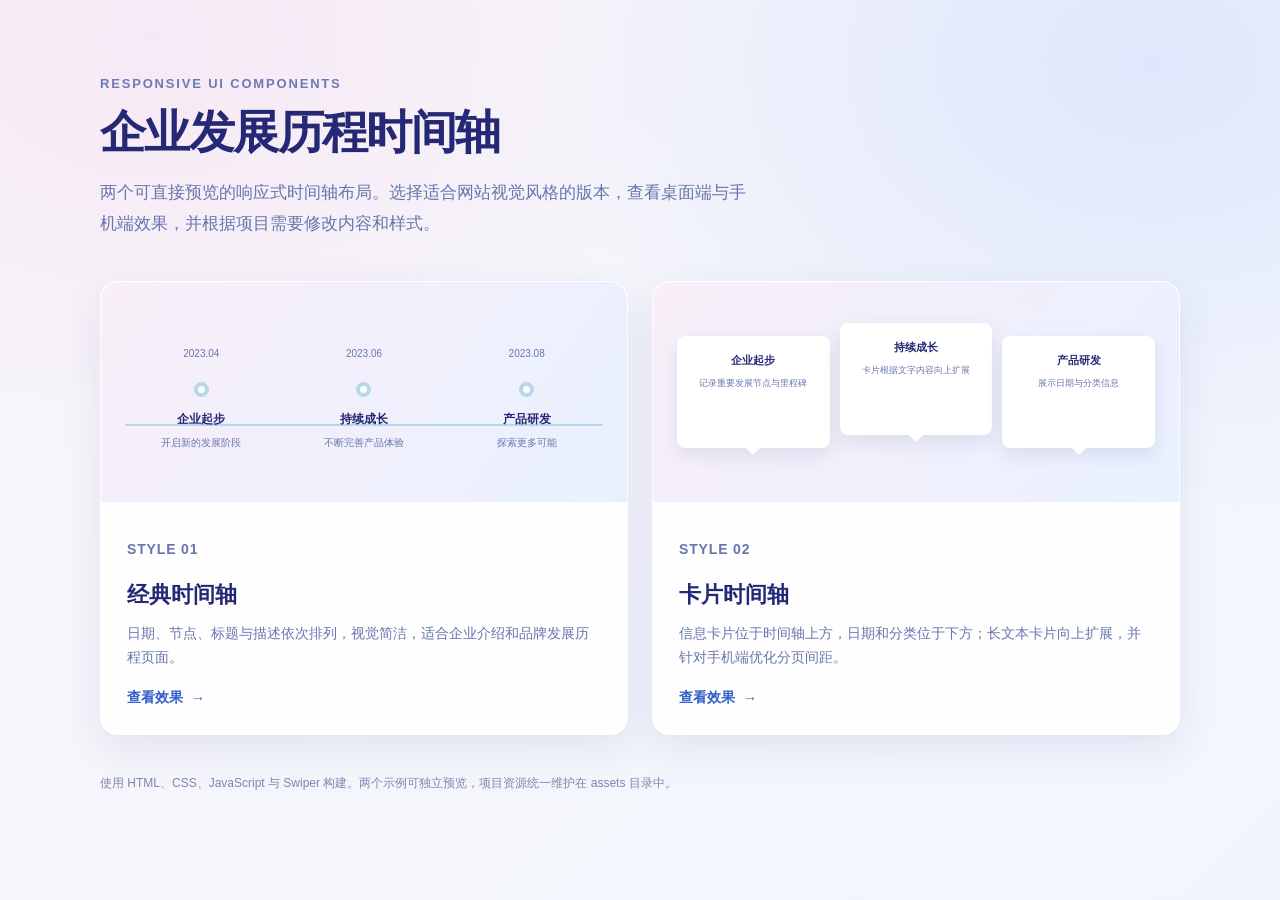
<file: index.html>
<!doctype html>
<html lang="zh-CN">
<head>
  <meta charset="utf-8">
  <meta name="viewport" content="width=device-width, initial-scale=1">
  <meta name="description" content="企业发展历程时间轴组件展示库，包含经典时间轴和卡片时间轴两种响应式布局。">
  <title>企业发展历程时间轴 | 组件展示</title>
  <style>
    :root { color-scheme: light; --ink: #252875; --muted: #6876ad; --line: #b9d7eb; --surface: rgba(255,255,255,.88); --shadow: 0 14px 40px rgba(37,40,117,.09); }
    * { box-sizing: border-box; }
    body { margin: 0; min-height: 100vh; font-family: Inter,-apple-system,BlinkMacSystemFont,"Segoe UI","Microsoft YaHei","PingFang SC",Arial,sans-serif; color: var(--ink); background: radial-gradient(ellipse at 12% 4%,rgba(246,231,244,.9),transparent 35%),radial-gradient(ellipse at 90% 7%,rgba(222,230,252,.95),transparent 38%),linear-gradient(135deg,#f8f5fa,#f1f6fd); }
    .page { width: min(1080px,calc(100% - 40px)); margin: 0 auto; padding: 76px 0 64px; }
    .eyebrow { margin: 0 0 14px; color: #6c7bb5; font-size: 13px; font-weight: 700; letter-spacing: .14em; text-transform: uppercase; }
    h1 { margin: 0; font-size: clamp(30px,5vw,46px); line-height: 1.2; letter-spacing: -.035em; }
    .intro { max-width: 660px; margin: 18px 0 0; color: #6876ad; font-size: 17px; line-height: 1.8; }
    .demo-grid { display: grid; grid-template-columns: repeat(2,minmax(0,1fr)); gap: 24px; margin-top: 42px; }
    .demo-card { display: flex; flex-direction: column; min-width: 0; overflow: hidden; border: 1px solid rgba(255,255,255,.9); border-radius: 18px; background: var(--surface); box-shadow: var(--shadow); text-decoration: none; color: inherit; transition: transform .2s ease,box-shadow .2s ease; }
    .demo-card:hover { transform: translateY(-4px); box-shadow: 0 20px 48px rgba(37,40,117,.13); }
    .demo-card:focus-visible { outline: 3px solid #4385ff; outline-offset: 4px; }
    .preview { display: flex; align-items: center; justify-content: center; height: 220px; padding: 24px; overflow: hidden; background: linear-gradient(125deg,rgba(247,235,246,.8),rgba(229,238,255,.85)); }
    .mini-timeline { position: relative; width: 100%; display: grid; grid-template-columns: repeat(3,1fr); gap: 10px; padding-top: 14px; }
    .mini-timeline::before { content: ""; position: absolute; top: 90px; left: 0; right: 0; height: 2px; background: var(--line); }
    .mini-item { position: relative; text-align: center; }
    .mini-item .date { height: 34px; color: #6876ad; font-size: 10px; }
    .mini-item .node { position: relative; z-index: 1; width: 15px; height: 15px; margin: 0 auto 14px; border: 4px solid var(--line); border-radius: 50%; background: #fff; }
    .mini-item .heading { color: var(--ink); font-size: 12px; font-weight: 700; }
    .mini-item .copy { margin-top: 7px; color: #6876ad; font-size: 10px; line-height: 1.5; }
    .mini-cards { width: 100%; display: grid; grid-template-columns: repeat(3,minmax(0,1fr)); gap: 10px; align-items: start; }
    .mini-card { position: relative; min-height: 112px; padding: 16px 8px 12px; border-radius: 8px; background: #fff; box-shadow: 0 7px 18px rgba(44,54,110,.1); text-align: center; }
    .mini-card:nth-child(2) { margin-top: -13px; }
    .mini-card strong { display: block; font-size: 11px; line-height: 1.5; }
    .mini-card span { display: block; margin-top: 8px; color: #6876ad; font-size: 9px; line-height: 1.5; }
    .mini-card::after { content: ""; position: absolute; left: 50%; bottom: -7px; transform: translateX(-50%); border-top: 8px solid #fff; border-left: 8px solid transparent; border-right: 8px solid transparent; }
    .card-body { padding: 25px 26px 27px; }
    .card-kicker { margin: 0 0 8px; color: #6c7bb5; font-size: 12px; font-weight: 700; letter-spacing: .06em; }
    .card-body h2 { margin: 0; font-size: 22px; line-height: 1.4; }
    .card-body p { margin: 10px 0 18px; color: #6876ad; font-size: 14px; line-height: 1.75; }
    .card-link { display: inline-flex; align-items: center; gap: 8px; color: #315fc9; font-size: 14px; font-weight: 700; }
    .card-link span { transition: transform .2s ease; }
    .demo-card:hover .card-link span { transform: translateX(4px); }
    footer { margin-top: 38px; color: #7b86ae; font-size: 12px; line-height: 1.7; }
    @media (max-width:680px) { .page { width: min(calc(100% - 28px),480px); padding-top: 46px; } .demo-grid { grid-template-columns: 1fr; gap: 18px; margin-top: 30px; } .preview { height: 190px; padding: 22px 16px; } .card-body { padding: 22px; } .intro { font-size: 15px; } }
    @media (prefers-reduced-motion:reduce) { *,*::before,*::after { transition-duration: .01ms !important; } }
  </style>
</head>
<body>
  <main class="page">
    <header>
      <p class="eyebrow">Responsive UI Components</p>
      <h1>企业发展历程时间轴</h1>
      <p class="intro">两个可直接预览的响应式时间轴布局。选择适合网站视觉风格的版本，查看桌面端与手机端效果，并根据项目需要修改内容和样式。</p>
    </header>
    <section class="demo-grid" aria-label="时间轴效果预览">
      <a class="demo-card" href="demos/timeline/" aria-label="预览经典时间轴">
        <div class="preview" aria-hidden="true">
          <div class="mini-timeline">
            <div class="mini-item"><div class="date">2023.04</div><div class="node"></div><div class="heading">企业起步</div><div class="copy">开启新的发展阶段</div></div>
            <div class="mini-item"><div class="date">2023.06</div><div class="node"></div><div class="heading">持续成长</div><div class="copy">不断完善产品体验</div></div>
            <div class="mini-item"><div class="date">2023.08</div><div class="node"></div><div class="heading">产品研发</div><div class="copy">探索更多可能</div></div>
          </div>
        </div>
        <div class="card-body"><p class="card-kicker">STYLE 01</p><h2>经典时间轴</h2><p>日期、节点、标题与描述依次排列，视觉简洁，适合企业介绍和品牌发展历程页面。</p><span class="card-link">查看效果 <span aria-hidden="true">→</span></span></div>
      </a>
      <a class="demo-card" href="demos/cards/" aria-label="预览卡片时间轴">
        <div class="preview" aria-hidden="true">
          <div class="mini-cards">
            <div class="mini-card"><strong>企业起步</strong><span>记录重要发展节点与里程碑</span></div>
            <div class="mini-card"><strong>持续成长</strong><span>卡片根据文字内容向上扩展</span></div>
            <div class="mini-card"><strong>产品研发</strong><span>展示日期与分类信息</span></div>
          </div>
        </div>
        <div class="card-body"><p class="card-kicker">STYLE 02</p><h2>卡片时间轴</h2><p>信息卡片位于时间轴上方，日期和分类位于下方；长文本卡片向上扩展，并针对手机端优化分页间距。</p><span class="card-link">查看效果 <span aria-hidden="true">→</span></span></div>
      </a>
    </section>
    <footer>使用 HTML、CSS、JavaScript 与 Swiper 构建。两个示例可独立预览，项目资源统一维护在 assets 目录中。</footer>
  </main>
</body>
</html>
</file>
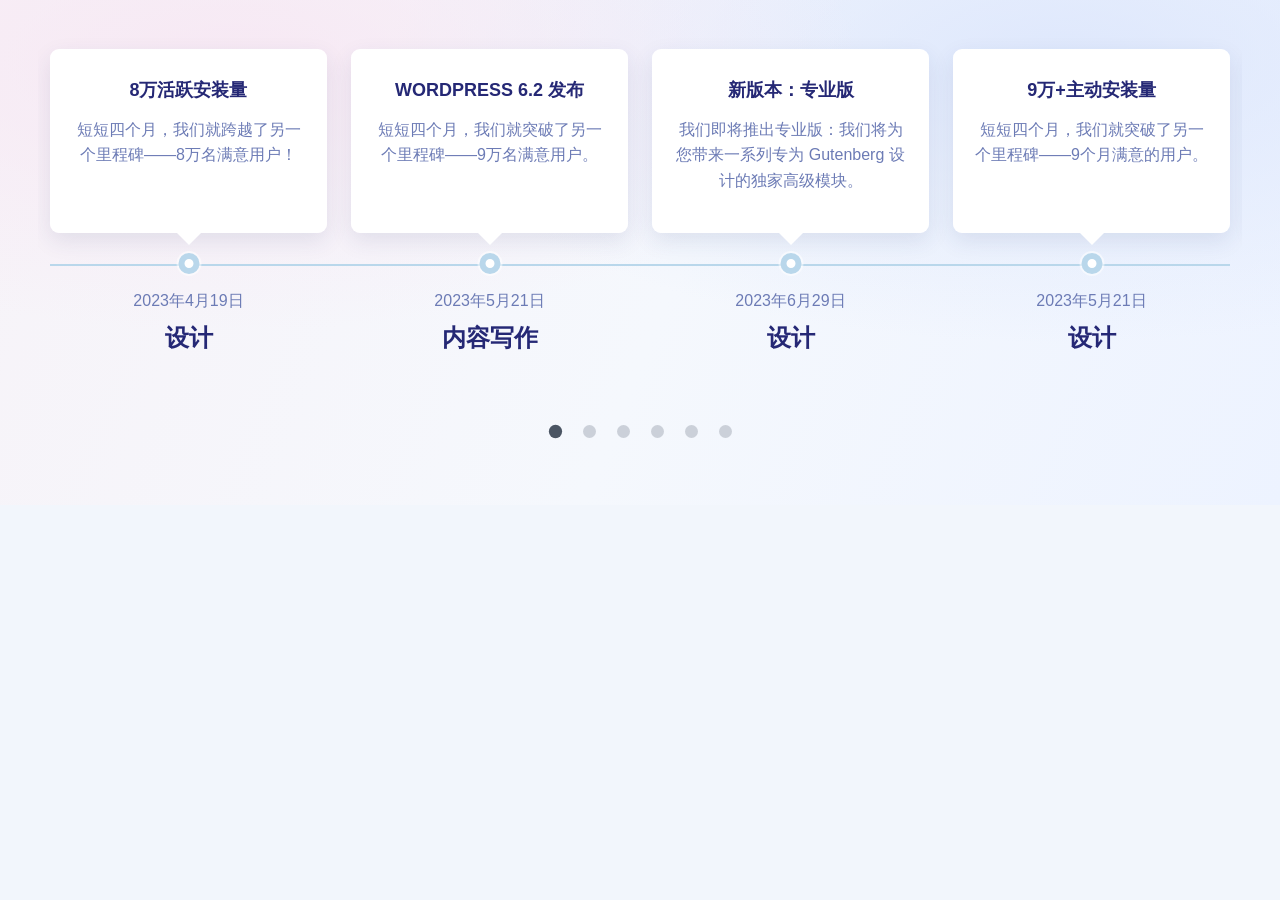
<file: demos/cards/index.html>
<!doctype html>
<html lang="zh-CN">
<head>
  <meta charset="utf-8">
  <meta name="viewport" content="width=device-width, initial-scale=1">
  <meta name="description" content="响应式企业发展历程卡片时间轴示例">
  <title>卡片时间轴 | 企业发展历程</title>
  <link rel="stylesheet" href="../../assets/css/swiper-bundle.min.css">
  <link rel="stylesheet" href="../../assets/css/history-cards.css">
</head>
<body>
  <main>
    <section class="history-section" aria-label="企业发展历程">
      <div class="history-shell">
        <div class="swiper history-swiper" aria-label="企业发展历程轮播">
          <div class="swiper-wrapper" id="history-list"></div>
        </div>
        <div class="history-pagination" aria-label="选择发展历程"></div>
      </div>
    </section>
  </main>
  <script src="../../assets/js/swiper-bundle.min.js"></script>
  <script src="../../assets/js/history-cards.js"></script>
</body>
</html>
</file>
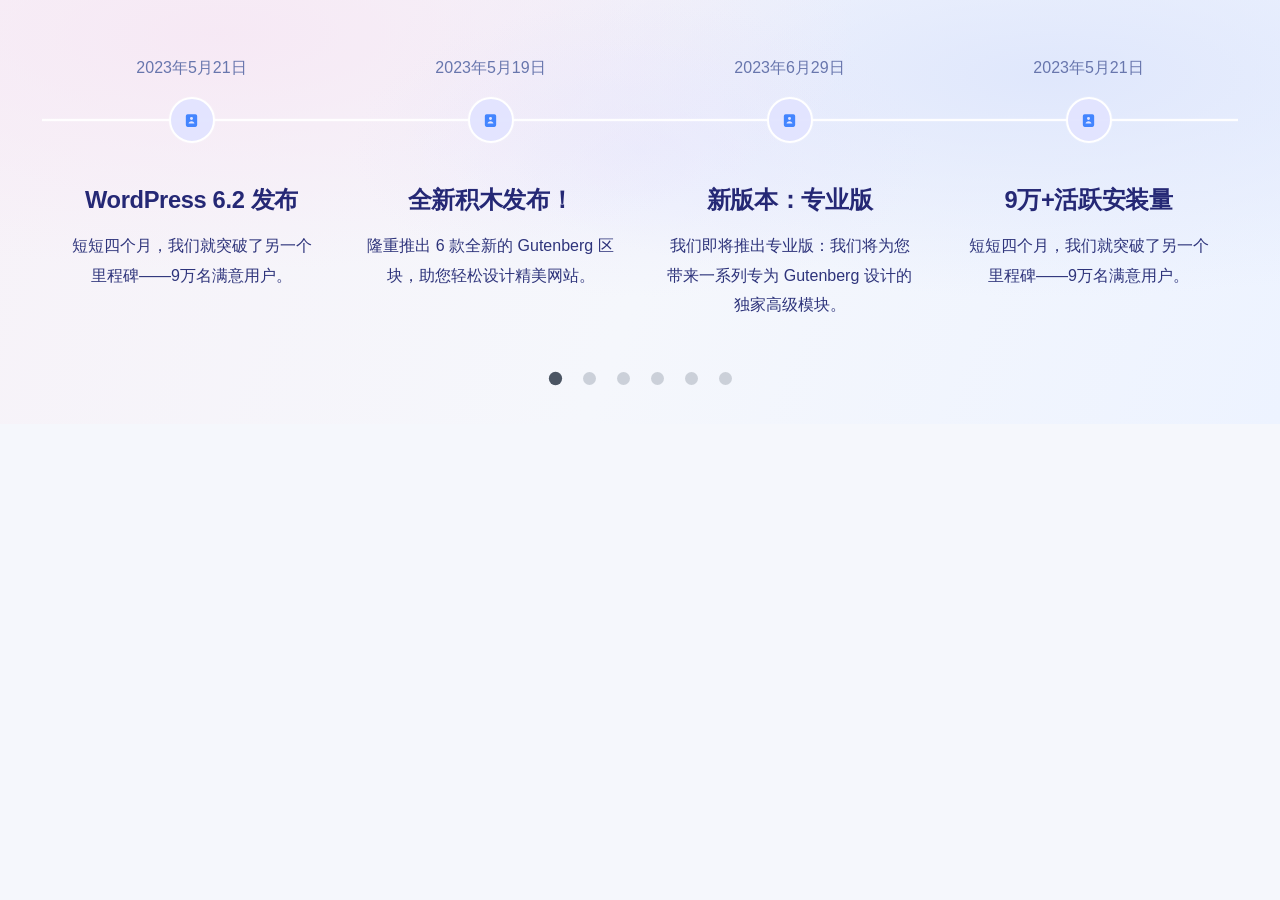
<file: demos/timeline/index.html>
<!doctype html>
<html lang="zh-CN">
<head>
  <meta charset="utf-8">
  <meta name="viewport" content="width=device-width, initial-scale=1">
  <meta name="description" content="经典响应式企业发展历程时间轴示例">
  <title>经典时间轴 | 企业发展历程</title>
  <link rel="stylesheet" href="../../assets/css/swiper-bundle.min.css">
  <link rel="stylesheet" href="../../assets/css/history-timeline.css">
</head>
<body>
  <main>
    <section class="history-section" aria-label="企业发展历程">
      <div class="history-wrap">
        <div class="swiper history-swiper" aria-label="企业发展历程轮播">
          <div class="swiper-wrapper" id="history-list">
            <!-- History items are generated from the data below. -->
          </div>
        </div>
        <div class="history-pagination" aria-label="选择发展历程"></div>
      </div>
    </section>
  </main>
  <script src="../../assets/js/swiper-bundle.min.js"></script>
  <script src="../../assets/js/history-timeline.js"></script>
</body>
</html>
</file>
<file: assets/css/history-cards.css>
:root {
  --history-ink: #252875;
  --history-body: #6c7bb5;
  --history-line: #b9d7eb;
  --history-dot: #cbd0d9;
  --history-dot-active: #4b5563;
  --history-card-shadow: 0 8px 22px rgba(44, 54, 110, .10);
}
* { box-sizing: border-box; }
html, body { margin: 0; min-height: 100%; }
body {
  font-family: Inter, -apple-system, BlinkMacSystemFont, "Segoe UI",
    "Microsoft YaHei", "PingFang SC", Arial, sans-serif;
  color: var(--history-ink);
  background: #f2f6fc;
}
.history-section {
  position: relative;
  isolation: isolate;
  overflow: hidden;
  min-height: 505px;
  padding: 50px 38px 30px;
  background:
    radial-gradient(ellipse at 18% 12%, rgba(247, 229, 242, .78), transparent 43%),
    radial-gradient(ellipse at 83% 12%, rgba(220, 230, 252, .9), transparent 45%),
    linear-gradient(112deg, #f7f3f8 0%, #f5f8fd 53%, #edf3ff 100%);
}
.history-shell {
  width: min(100%, 1280px);
  margin-inline: auto;
  overflow-x: clip;
  overflow-y: visible;
}
.history-swiper {
  position: relative;
  overflow: visible;
  padding: 0 0 4px;
}
.history-swiper::before {
  content: "";
  position: absolute;
  z-index: 0;
  top: 214px;
  left: 1%;
  right: 1%;
  height: 2px;
  background: var(--history-line);
  pointer-events: none;
}
.history-swiper .swiper-wrapper { align-items: stretch; }
.history-item {
  position: relative;
  z-index: 1;
  width: 25%;
  height: 330px;
  min-width: 0;
  padding: 0 12px;
  text-align: center;
}
.history-card {
  position: absolute;
  left: 12px;
  right: 12px;
  bottom: calc(100% - 183px);
  min-height: 184px;
  padding: 28px 22px 24px;
  border-radius: 9px;
  background: rgba(255, 255, 255, .98);
  box-shadow: var(--history-card-shadow);
}
.history-card::after {
  content: "";
  position: absolute;
  left: 50%;
  bottom: -12px;
  width: 0;
  height: 0;
  transform: translateX(-50%);
  border-left: 12px solid transparent;
  border-right: 12px solid transparent;
  border-top: 12px solid #fff;
}
.history-card h3 {
  margin: 0 0 14px;
  color: var(--history-ink);
  font-size: 18px;
  font-weight: 700;
  line-height: 1.45;
}
.history-card p {
  margin: 0;
  color: var(--history-body);
  font-size: 16px;
  line-height: 1.58;
  overflow-wrap: anywhere;
}
.history-marker {
  position: absolute;
  z-index: 2;
  top: 203px;
  left: 50%;
  display: grid;
  place-items: center;
  width: 21px;
  height: 21px;
  transform: translateX(-50%);
  border: 6px solid var(--history-line);
  border-radius: 50%;
  background: #fff;
  box-shadow: 0 0 0 2px rgba(255,255,255,.5);
}
.history-date {
  position: absolute;
  top: 239px;
  left: 4px;
  right: 4px;
  display: block;
  margin: 0;
  color: var(--history-body);
  font-size: 16px;
  line-height: 1.5;
  white-space: nowrap;
}
.history-category {
  position: absolute;
  top: 272px;
  left: 4px;
  right: 4px;
  margin: 0;
  color: var(--history-ink);
  font-size: 24px;
  font-weight: 600;
  line-height: 1.35;
}
.history-pagination {
  position: relative;
  display: flex;
  align-items: center;
  justify-content: center;
  gap: 21px;
  min-height: 14px;
  margin-top: 48px;
}
.history-pagination .swiper-pagination-bullet {
  width: 13px;
  height: 13px;
  margin: 0 !important;
  opacity: 1;
  background: var(--history-dot);
  cursor: pointer;
  transition: background-color .2s ease, transform .2s ease;
}
.history-pagination .swiper-pagination-bullet-active {
  background: var(--history-dot-active);
  transform: scale(1.02);
}
.history-pagination button:focus-visible {
  outline: 2px solid #4385ff;
  outline-offset: 4px;
}
@media (min-width: 768px) {
  .history-item { width: 25%; }
}
@media (max-width: 767px) {
  .history-section {
    min-height: 505px;
    padding: 29px 34px 27px;
  }
  .history-swiper::before {
    top: 188px;
    left: 0;
    right: 0;
  }
  .history-item {
    width: 100%;
    height: 290px;
    padding: 0;
  }
  .history-card {
    left: 0;
    right: 0;
    bottom: calc(100% - 157px);
    min-height: 158px;
    padding: 27px 22px 23px;
  }
  .history-card h3 {
    margin-bottom: 14px;
    font-size: 18px;
  }
  .history-card p {
    font-size: 16px;
    line-height: 1.65;
  }
  .history-marker { top: 177px; }
  .history-date {
    top: 213px;
    font-size: 16px;
  }
  .history-category {
    top: 246px;
    font-size: 24px;
  }
  .history-pagination { margin-top: 24px; }
}
@media (max-width: 360px) {
  .history-section { padding-right: 24px; padding-left: 24px; }
  .history-card { padding-right: 16px; padding-left: 16px; }
}
@media (prefers-reduced-motion: reduce) {
  *, *::before, *::after {
    transition-duration: .01ms !important;
    animation-duration: .01ms !important;
    animation-iteration-count: 1 !important;
  }
}
</file>
<file: assets/css/history-timeline.css>
:root {
      --timeline-ink: #252875;
      --timeline-muted: #6876ad;
      --timeline-blue: #4385ff;
      --timeline-line: rgba(255, 255, 255, .96);
      --timeline-dot: #cbd0d9;
      --timeline-dot-active: #4b5563;
      --timeline-card-gap: 24px;
    }

    * { box-sizing: border-box; }

    body {
      margin: 0;
      font-family: Inter, -apple-system, BlinkMacSystemFont, "Segoe UI",
        "Microsoft YaHei", "PingFang SC", Arial, sans-serif;
      color: var(--timeline-ink);
      background: #f5f7fc;
    }

    .history-section {
      position: relative;
      isolation: isolate;
      overflow: hidden;
      min-height: 418px;
      padding: 56px 42px 30px;
      background:
        radial-gradient(ellipse at 17% 8%, rgba(246, 231, 244, .86), transparent 43%),
        radial-gradient(ellipse at 82% 18%, rgba(222, 230, 252, .92), transparent 45%),
        linear-gradient(112deg, #f7f2f8 0%, #f5f7fc 52%, #edf3ff 100%);
    }

    .history-section::before {
      content: "";
      position: absolute;
      z-index: -1;
      width: 580px;
      height: 300px;
      left: 50%;
      top: 0;
      transform: translateX(-50%);
      background: radial-gradient(ellipse, rgba(226, 224, 255, .34), transparent 70%);
      pointer-events: none;
    }

    .history-wrap {
      width: min(100%, 1320px);
      margin-inline: auto;
    }

    .history-swiper {
      position: relative;
      /* 隐藏循环轮播中超出可视区域的相邻滑块 */
      overflow: hidden;
      padding-top: 0;
    }

    /* Continuous timeline line behind every marker */
    .history-swiper::before {
      content: "";
      position: absolute;
      z-index: 0;
      top: 63px;
      left: 0;
      right: 0;
      height: 2px;
      background: var(--timeline-line);
      box-shadow: 0 0 0 1px rgba(255,255,255,.14);
      pointer-events: none;
    }

    .history-swiper .swiper-wrapper {
      align-items: stretch;
    }

    .history-item {
      position: relative;
      z-index: 1;
      min-width: 0;
      height: auto;
      padding: 0 var(--timeline-card-gap) 2px;
      text-align: center;
    }

    .history-date {
      display: block;
      min-height: 24px;
      margin: 0 0 17px;
      color: var(--timeline-muted);
      font-size: 16px;
      font-weight: 500;
      line-height: 1.5;
      white-space: nowrap;
    }

    .history-marker {
      position: relative;
      z-index: 2;
      display: grid;
      place-items: center;
      width: 46px;
      height: 46px;
      margin: 0 auto 42px;
      border: 2px solid #fff;
      border-radius: 50%;
      background: rgba(226, 228, 255, .94);
      box-shadow: 0 0 0 1px rgba(255,255,255,.15);
    }

    .history-marker svg {
      display: block;
      width: 17px;
      height: 17px;
      fill: var(--timeline-blue);
    }

    .history-content h3 {
      margin: 0 0 14px;
      color: var(--timeline-ink);
      font-size: clamp(19px, 1.85vw, 25px);
      font-weight: 700;
      line-height: 1.35;
      letter-spacing: -.015em;
    }

    .history-content p {
      max-width: 300px;
      margin: 0 auto;
      color: #2e347b;
      font-size: 16px;
      line-height: 1.85;
      overflow-wrap: anywhere;
    }

    .history-pagination {
      position: relative;
      display: flex;
      justify-content: center;
      align-items: center;
      gap: 21px;
      margin-top: 58px;
      min-height: 14px;
    }

    .history-pagination .swiper-pagination-bullet {
      width: 13px;
      height: 13px;
      margin: 0 !important;
      opacity: 1;
      background: var(--timeline-dot);
      transition: background-color .2s ease, transform .2s ease;
    }

    .history-pagination .swiper-pagination-bullet-active {
      background: var(--timeline-dot-active);
      transform: scale(1.02);
    }

    .history-pagination .swiper-pagination-bullet:focus-visible {
      outline: 2px solid var(--timeline-blue);
      outline-offset: 4px;
    }

    .history-pagination .swiper-pagination-bullet {
      cursor: pointer;
    }

    @media (min-width: 768px) {
      .history-item { width: 25%; }
    }

    @media (max-width: 767px) {
      .history-section {
        min-height: 0;
        padding: 18px 18px 26px;
      }

      .history-swiper::before {
        top: 61px;
        left: 0;
        right: 0;
      }

      .history-item {
        width: 100%;
        padding: 0 8px;
      }

      .history-date {
        margin-bottom: 16px;
        font-size: 16px;
      }

      .history-marker {
        width: 46px;
        height: 46px;
        margin-bottom: 43px;
      }

      .history-content h3 {
        margin-bottom: 14px;
        font-size: 24px;
        line-height: 1.4;
      }

      .history-content p {
        max-width: 360px;
        font-size: 16px;
        line-height: 1.8;
      }

      .history-pagination {
        gap: 21px;
        margin-top: 88px;
      }

      .history-pagination .swiper-pagination-bullet {
        width: 13px;
        height: 13px;
      }

    }

    @media (prefers-reduced-motion: reduce) {
      *, *::before, *::after {
        scroll-behavior: auto !important;
        transition-duration: .01ms !important;
        animation-duration: .01ms !important;
        animation-iteration-count: 1 !important;
      }
    }
</file>
